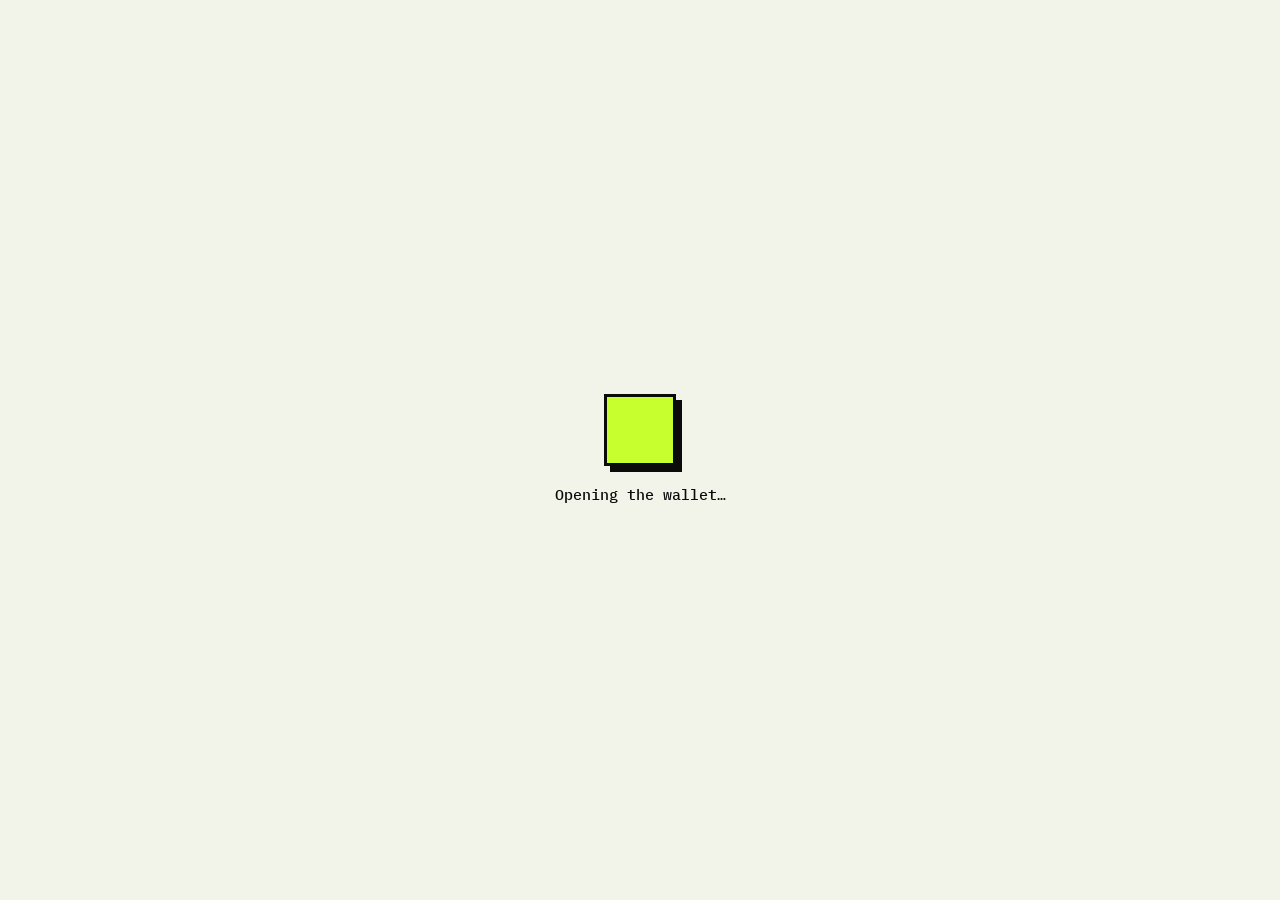
<file: gui/ui/index.html>
<!doctype html>
<html lang="en">
<head>
<meta charset="utf-8">
<meta name="viewport" content="width=device-width, initial-scale=1">
<meta http-equiv="Content-Security-Policy" content="default-src 'self'; img-src 'self' data:; style-src 'self' 'unsafe-inline'; script-src 'self' 'unsafe-eval'; font-src 'self'; connect-src 'none'">
<title>XID Wallet</title>
<link rel="stylesheet" href="fonts.css">
<link rel="stylesheet" href="styles.css">
</head>
<body>
<div id="app" class="boot">
  <div class="boot-mark" aria-hidden="true"></div>
  <p class="mono">Opening the wallet…</p>
</div>
<div id="toast" role="status" aria-live="polite"></div>
<script src="identicon.js"></script>
<script src="app.js"></script>
</body>
</html>
</file>
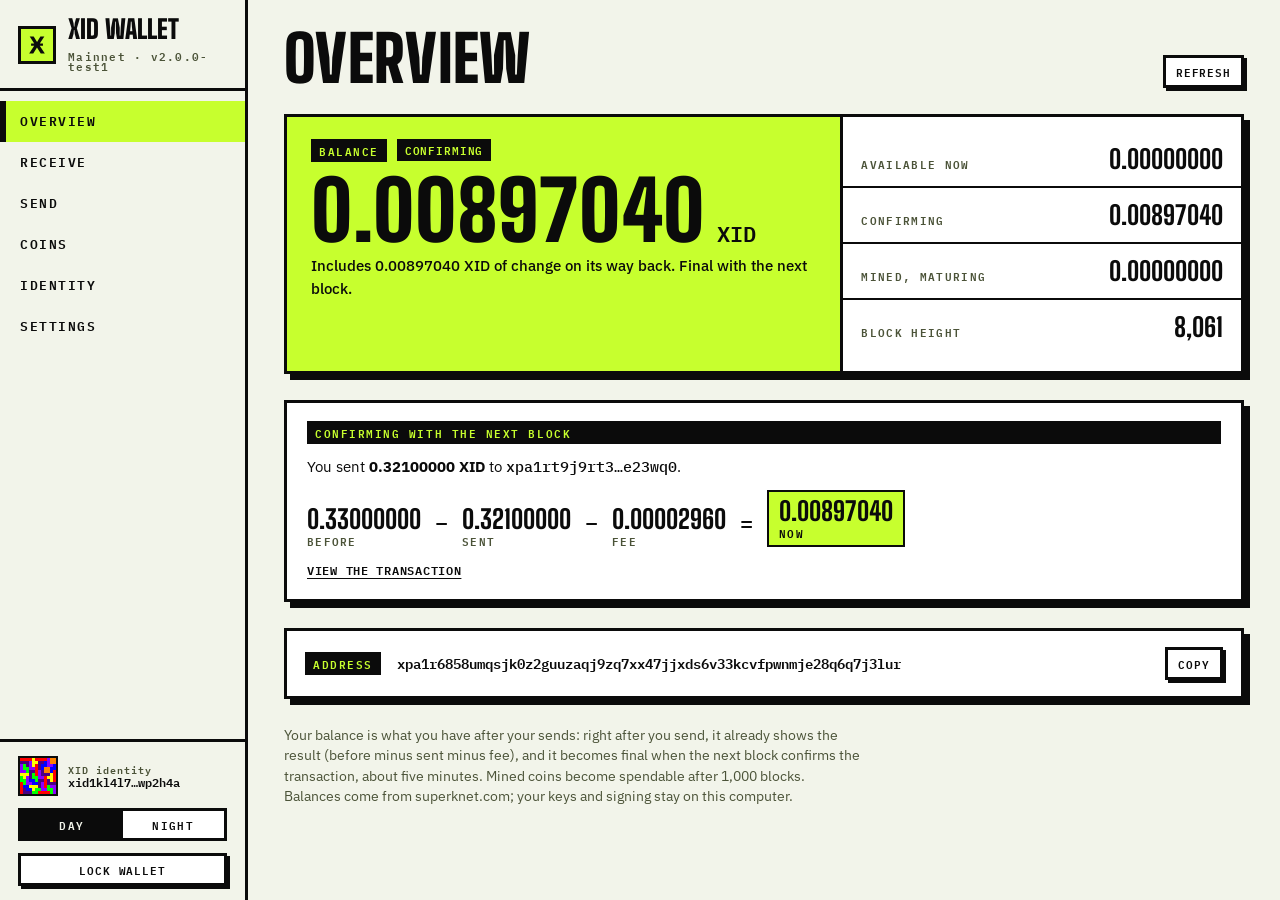
<file: gui/ui/preview.html>
<!doctype html>
<html lang="en">
<head>
<meta charset="utf-8">
<meta name="viewport" content="width=device-width, initial-scale=1">
<meta http-equiv="Content-Security-Policy" content="default-src 'self'; img-src 'self' data:; style-src 'self' 'unsafe-inline'; script-src 'self' 'unsafe-eval'; font-src 'self'; connect-src 'none'">
<title>XID Wallet (preview)</title>
<link rel="stylesheet" href="fonts.css">
<link rel="stylesheet" href="styles.css">
</head>
<body>
<div id="app" class="boot">
  <div class="boot-mark" aria-hidden="true"></div>
  <p class="mono">Opening the wallet…</p>
</div>
<div id="toast" role="status" aria-live="polite"></div>
<script src="dev-sample.js"></script>
<script src="dev-mock.js"></script>
<script src="identicon.js"></script>
<script src="app.js"></script>
</body>
</html>
</file>
<file: gui/ui/fonts.css>
/* Bundled so the wallet never fetches anything to draw itself. SIL Open Font License (Big Shoulders Display, IBM Plex). */
@font-face { font-family: 'Big Shoulders Display'; font-style: normal; font-weight: 800; font-display: swap; src: url('fonts/BigShouldersDisplay-800.woff2') format('woff2'); }
@font-face { font-family: 'Big Shoulders Display'; font-style: normal; font-weight: 900; font-display: swap; src: url('fonts/BigShouldersDisplay-900.woff2') format('woff2'); }
@font-face { font-family: 'IBM Plex Mono'; font-style: normal; font-weight: 500; font-display: swap; src: url('fonts/IBMPlexMono-500.woff2') format('woff2'); }
@font-face { font-family: 'IBM Plex Mono'; font-style: normal; font-weight: 600; font-display: swap; src: url('fonts/IBMPlexMono-600.woff2') format('woff2'); }
@font-face { font-family: 'IBM Plex Sans'; font-style: normal; font-weight: 400; font-display: swap; src: url('fonts/IBMPlexSans-400.woff2') format('woff2'); }
@font-face { font-family: 'IBM Plex Sans'; font-style: normal; font-weight: 500; font-display: swap; src: url('fonts/IBMPlexSans-500.woff2') format('woff2'); }
@font-face { font-family: 'IBM Plex Sans'; font-style: normal; font-weight: 600; font-display: swap; src: url('fonts/IBMPlexSans-600.woff2') format('woff2'); }
@font-face { font-family: 'IBM Plex Sans'; font-style: normal; font-weight: 700; font-display: swap; src: url('fonts/IBMPlexSans-700.woff2') format('woff2'); }
</file>
<file: gui/ui/styles.css>
/* XID Wallet: acid lime brutalist, day (light) and night (dark). Tokens first; components use tokens only.
   Light is the bare :root; dark follows the system unless the user picks a mode in Settings. */
:root {
  --lime: #c7ff2e; --on-lime: #0b0b0b;
  --bg: #f2f4ea; --card: #ffffff; --fg: #0b0b0b; --muted: #4b5338; --line: #0b0b0b; --shadow: #0b0b0b;
  --band: #0b0b0b; --on-band: #c7ff2e; --soft: #e3e8d3; --danger: #d6262f; --on-danger: #ffffff; --focus: #0b0b0b;
  --good: #1c7a2e; --off: #d3d6cb; --off-fg: #7a7f6d; --off-line: #a8ad9a;
  color-scheme: light;
}
@media (prefers-color-scheme: dark) {
  :root:not([data-theme="light"]) {
    --bg: #0b0c08; --card: #14160e; --fg: #eef2e3; --muted: #a6ae8e; --line: #e4ead3; --shadow: #c7ff2e;
    --band: #c7ff2e; --on-band: #0b0b0b; --soft: #1d2014; --danger: #ff5a5f; --on-danger: #0b0b0b; --focus: #c7ff2e;
    --good: #8fe36b; --off: #2a2d23; --off-fg: #757b66; --off-line: #4a4f40; color-scheme: dark;
  }
}
:root[data-theme="dark"] {
  --bg: #0b0c08; --card: #14160e; --fg: #eef2e3; --muted: #a6ae8e; --line: #e4ead3; --shadow: #c7ff2e;
  --band: #c7ff2e; --on-band: #0b0b0b; --soft: #1d2014; --danger: #ff5a5f; --on-danger: #0b0b0b; --focus: #c7ff2e;
  --good: #8fe36b; --off: #2a2d23; --off-fg: #757b66; --off-line: #4a4f40; color-scheme: dark;
}

* { box-sizing: border-box; }
html, body, #app { height: 100%; }
body { margin: 0; background: var(--bg); color: var(--fg); font: 400 15px/1.5 "IBM Plex Sans", "Segoe UI", Arial, sans-serif; -webkit-font-smoothing: antialiased; overflow: hidden; user-select: none; }
input, textarea, .selectable, .addr, .seed-grid { user-select: text; }
:focus-visible { outline: 3px solid var(--focus); outline-offset: 2px; }
.mono { font-family: "IBM Plex Mono", Consolas, Menlo, monospace; }
.display { font-family: "Big Shoulders Display", "Arial Narrow", Impact, sans-serif; font-weight: 900; text-transform: uppercase; line-height: 0.9; letter-spacing: 0.005em; }
.label { display: inline-block; font: 600 11px/1 "IBM Plex Mono", Consolas, monospace; letter-spacing: 0.14em; text-transform: uppercase; background: var(--band); color: var(--on-band); padding: 6px 8px; }
.muted { color: var(--muted); }
.box { background: var(--card); border: 3px solid var(--line); box-shadow: 6px 6px 0 var(--shadow); }
h1, h2, h3, p { margin: 0; }

/* buttons */
.btn {
  display: inline-flex; align-items: center; justify-content: center; gap: 8px; cursor: pointer; text-decoration: none;
  font: 700 13px/1 "IBM Plex Mono", Consolas, monospace; letter-spacing: 0.08em; text-transform: uppercase;
  padding: 13px 16px; border: 3px solid var(--line); background: var(--card); color: var(--fg); box-shadow: 4px 4px 0 var(--shadow);
  transition: transform 0.06s ease, box-shadow 0.06s ease;
}
.btn:hover { transform: translate(1px, 1px); box-shadow: 3px 3px 0 var(--shadow); }
.btn:active { transform: translate(4px, 4px); box-shadow: none; }
.btn.primary { background: var(--lime); color: var(--on-lime); }
.btn.danger { background: var(--danger); color: var(--on-danger); }
.btn.small { padding: 8px 10px; font-size: 11px; box-shadow: 3px 3px 0 var(--shadow); }
.btn.busy { opacity: 0.6; cursor: progress; transform: none; box-shadow: 4px 4px 0 var(--shadow); }
.btn:disabled:not(.busy) { background: var(--off); color: var(--off-fg); border-color: var(--off-line); box-shadow: none; cursor: not-allowed; transform: none; }
.link { background: none; border: 0; padding: 0; color: var(--fg); font: 600 12px/1.4 "IBM Plex Mono", Consolas, monospace; letter-spacing: 0.06em; text-transform: uppercase; text-decoration: underline; text-underline-offset: 3px; cursor: pointer; }

/* fields */
.field { display: grid; gap: 7px; }
.field > span { font: 600 11px/1 "IBM Plex Mono", Consolas, monospace; letter-spacing: 0.12em; text-transform: uppercase; }
.field input, .field textarea, .field select {
  font: 500 15px/1.4 "IBM Plex Mono", Consolas, monospace; color: var(--fg); background: var(--bg);
  border: 3px solid var(--line); border-radius: 0; padding: 11px 12px; width: 100%;
}
.field textarea { resize: none; min-height: 88px; }
.field .hint { font-size: 12.5px; color: var(--muted); font-family: "IBM Plex Sans", sans-serif; letter-spacing: 0; text-transform: none; font-weight: 400; }
.amount-wrap { position: relative; }
.amount-wrap input { padding-right: 58px; }
.amount-wrap b { position: absolute; right: 12px; top: 50%; transform: translateY(-50%); font: 700 13px/1 "IBM Plex Mono", monospace; }

/* boot */
.boot { height: 100%; display: grid; place-content: center; justify-items: center; gap: 18px; }
.boot-mark { width: 72px; height: 72px; background: var(--lime); border: 3px solid var(--line); box-shadow: 6px 6px 0 var(--shadow); animation: pulse 1s steps(2) infinite; }
@keyframes pulse { 50% { transform: translate(3px, 3px); box-shadow: 3px 3px 0 var(--shadow); } }
@media (prefers-reduced-motion: reduce) { .boot-mark { animation: none; } .btn { transition: none; } }

/* welcome (no wallet yet) and unlock */
.welcome { height: 100%; display: grid; grid-template-columns: minmax(0, 1fr) minmax(380px, 460px); }
.welcome-art { background: var(--band); color: var(--on-band); padding: 44px; display: flex; flex-direction: column; justify-content: space-between; border-right: 3px solid var(--line); overflow: hidden; }
.welcome-art h1 { font-size: clamp(72px, 10vw, 150px); }
.welcome-art .label { background: var(--on-band); color: var(--band); align-self: flex-start; }
.welcome-art p { font-size: 18px; max-width: 30ch; font-weight: 500; }
.welcome-art .facts { display: flex; flex-wrap: wrap; gap: 8px 22px; font: 600 12px/1.3 "IBM Plex Mono", monospace; letter-spacing: 0.08em; text-transform: uppercase; }
.welcome-side { padding: 40px 36px; display: flex; flex-direction: column; gap: 18px; overflow-y: auto; }
.welcome-side h2 { font-size: 40px; }
.choice { text-align: left; display: grid; gap: 6px; padding: 18px; cursor: pointer; font: inherit; color: var(--fg); }
.choice b { font: 900 26px/1 "Big Shoulders Display", Impact, sans-serif; text-transform: uppercase; }
.choice span { font-size: 14px; color: var(--muted); }
.choice:hover { background: var(--soft); }
.choice.lime { background: var(--lime); color: var(--on-lime); }
.choice.lime span { color: var(--on-lime); }
.choice[disabled] { cursor: not-allowed; opacity: 0.6; }
.stack { display: grid; gap: 16px; }
.row { display: flex; gap: 12px; flex-wrap: wrap; align-items: center; }
.back { align-self: flex-start; }

/* seed backup */
.seed-grid { display: grid; grid-template-columns: repeat(4, minmax(0, 1fr)); border: 3px solid var(--line); background: var(--card); }
.seed-grid div { padding: 12px 12px 10px; border-right: 2px solid var(--line); border-bottom: 2px solid var(--line); }
.seed-grid div:nth-child(4n) { border-right: 0; }
.seed-grid div:nth-last-child(-n+4) { border-bottom: 0; }
.seed-grid i { display: block; font: 600 10.5px/1 "IBM Plex Mono", monospace; color: var(--muted); font-style: normal; margin-bottom: 6px; }
.seed-grid b { font: 600 18px/1 "IBM Plex Mono", monospace; letter-spacing: 0.06em; }
.warn { border: 3px solid var(--line); background: var(--lime); color: var(--on-lime); padding: 14px 16px; font-weight: 500; }
.check { display: flex; gap: 10px; align-items: flex-start; font-size: 14px; }
.check input { width: 20px; height: 20px; accent-color: var(--fg); margin: 1px 0 0; }
.check.off { color: var(--off-fg); }
.check input:disabled { accent-color: var(--off-fg); cursor: not-allowed; }

/* backup card: one panel, so the seal box, the button and the countdown line up */
.bk { display: grid; gap: 14px; padding: 16px 18px; border: 3px solid var(--line); background: var(--card); }
.bk h4 { margin: 0; font: 900 20px/1 "Big Shoulders Display", "Arial Narrow", Impact, sans-serif; text-transform: uppercase; letter-spacing: 0.02em; }
.bk-idle { display: flex; align-items: center; justify-content: space-between; gap: 14px 20px; flex-wrap: wrap; }
.bk-idle .check { align-items: center; }
.flow { display: grid; gap: 6px 18px; align-items: center; padding: 14px 16px; border: 3px solid var(--line); background: var(--lime); color: var(--on-lime);
  grid-template-columns: minmax(0, 1fr) auto; grid-template-areas: "step clock" "msg clock" "bar bar" "cancel cancel"; }
.flow[hidden] { display: none; }
.flow-step { grid-area: step; font: 700 11px/1 "IBM Plex Mono", Consolas, monospace; letter-spacing: 0.14em; text-transform: uppercase; }
.flow-msg { grid-area: msg; font-weight: 600; }
.flow-clock { grid-area: clock; min-width: 3.2ch; text-align: right; font: 900 44px/1 "Big Shoulders Display", "Arial Narrow", Impact, sans-serif; }
.flow-bar { grid-area: bar; display: block; height: 8px; margin-top: 4px; background: rgba(11, 11, 11, 0.2); }
.flow-bar i { display: block; width: 100%; height: 100%; background: var(--on-lime); transition: width 0.25s linear; }
.flow .btn { grid-area: cancel; justify-self: start; margin-top: 6px; }

/* the seed choice at card setup: two big options, the picked one turns lime */
.choice { display: grid; gap: 12px; }
.opt { display: grid; grid-template-columns: 22px minmax(0, 1fr); gap: 6px 12px; padding: 14px 16px; border: 3px solid var(--line); background: var(--card); cursor: pointer; }
.opt input { width: 20px; height: 20px; margin: 1px 0 0; accent-color: var(--fg); }
.opt b { font: 900 19px/1.1 "Big Shoulders Display", "Arial Narrow", Impact, sans-serif; text-transform: uppercase; letter-spacing: 0.02em; }
.opt .d { grid-column: 2; font-size: 13.5px; line-height: 1.45; color: var(--muted); }
.opt:has(input:checked) { background: var(--lime); color: var(--on-lime); }
.opt:has(input:checked) .d { color: var(--on-lime); }
.opt:has(input:checked) input { accent-color: var(--on-lime); }

/* the wallet shell */
.shell { height: 100%; display: grid; grid-template-columns: 248px minmax(0, 1fr); }
.side { border-right: 3px solid var(--line); display: flex; flex-direction: column; min-height: 0; }
.brand { display: flex; align-items: center; gap: 12px; padding: 18px 18px 16px; border-bottom: 3px solid var(--line); }
.brand svg { width: 38px; height: 38px; border: 3px solid var(--line); flex: none; }
.brand b { font: 900 26px/0.9 "Big Shoulders Display", Impact, sans-serif; text-transform: uppercase; }
.brand .net { display: block; font: 600 10.5px/1 "IBM Plex Mono", monospace; letter-spacing: 0.12em; margin-top: 5px; color: var(--muted); }
.nav { display: flex; flex-direction: column; padding: 10px 0; flex: 1; }
.nav button {
  text-align: left; background: none; border: 0; border-left: 6px solid transparent; color: var(--fg); cursor: pointer;
  font: 600 13px/1 "IBM Plex Mono", Consolas, monospace; letter-spacing: 0.12em; text-transform: uppercase; padding: 14px 18px 14px 14px;
}
.nav button:hover { background: var(--soft); }
.nav button.on { background: var(--lime); color: var(--on-lime); border-left-color: var(--line); }
.side-foot { border-top: 3px solid var(--line); padding: 14px 18px; display: grid; gap: 12px; }
.me { display: flex; gap: 10px; align-items: center; cursor: pointer; background: none; border: 0; padding: 0; color: var(--fg); text-align: left; }
.me .ic { width: 40px; height: 40px; border: 2px solid var(--line); flex: none; background: #0b0f1a; }
.me .ic svg { width: 100%; height: 100%; display: block; }
.me small { display: block; font: 600 10px/1.2 "IBM Plex Mono", monospace; letter-spacing: 0.1em; color: var(--muted); }
.me code { font: 600 12px/1.2 "IBM Plex Mono", monospace; }
.mode { display: flex; border: 3px solid var(--line); background: var(--card); cursor: pointer; padding: 0; color: var(--fg); font: 600 11px/1 "IBM Plex Mono", monospace; letter-spacing: 0.12em; text-transform: uppercase; }
.mode span { flex: 1; padding: 8px 0; text-align: center; }
.mode .on { background: var(--fg); color: var(--bg); }

.main { overflow-y: auto; min-height: 0; }
.page { padding: 30px 36px 48px; display: grid; gap: 26px; max-width: 1080px; }
.page-head { display: flex; justify-content: space-between; align-items: flex-end; gap: 16px; flex-wrap: wrap; }
.page-head h1 { font-size: 64px; }

/* overview */
.balance { display: grid; grid-template-columns: minmax(0, 1.4fr) minmax(0, 1fr); }
.balance-main { padding: 22px 24px 24px; background: var(--lime); color: var(--on-lime); border-right: 3px solid var(--line); }
.balance-main .amt { display: flex; align-items: baseline; gap: 12px; margin-top: 14px; flex-wrap: wrap; }
.balance-main .amt b { font: 900 clamp(54px, 6.4vw, 92px)/0.85 "Big Shoulders Display", Impact, sans-serif; font-variant-numeric: tabular-nums; }
.balance-main .amt span { font: 700 22px/1 "IBM Plex Mono", monospace; }
.balance-main .label { background: var(--on-lime); color: var(--lime); }
.stats { display: grid; grid-auto-rows: 1fr; }
.stats div { padding: 14px 18px; border-bottom: 2px solid var(--line); display: flex; justify-content: space-between; align-items: baseline; gap: 10px; }
.stats div:last-child { border-bottom: 0; }
.stats dt { font: 600 11px/1.2 "IBM Plex Mono", monospace; letter-spacing: 0.12em; text-transform: uppercase; color: var(--muted); }
.stats dd { margin: 0; font: 800 26px/1 "Big Shoulders Display", Impact, sans-serif; font-variant-numeric: tabular-nums; }
.addr-strip { display: grid; grid-template-columns: auto minmax(0, 1fr) auto; gap: 16px; align-items: center; padding: 16px 18px; }
.addr { font: 600 14px/1.45 "IBM Plex Mono", Consolas, monospace; word-break: break-all; }
.note { font-size: 13.5px; color: var(--muted); max-width: 72ch; }
.error-panel { border: 3px solid var(--line); background: var(--card); padding: 18px; display: grid; gap: 10px; }
.error-panel b { font: 900 24px/1 "Big Shoulders Display", Impact, sans-serif; text-transform: uppercase; }

/* receive */
.receive { display: grid; grid-template-columns: 300px minmax(0, 1fr); }
.qr { background: #ffffff; border-right: 3px solid var(--line); padding: 22px; display: grid; place-items: center; }
.qr svg { width: 100%; height: auto; display: block; }
.qr svg path { fill: #0b0b0b; }
.receive-info { padding: 22px; display: grid; gap: 14px; align-content: start; }
details.more summary { cursor: pointer; font: 600 12px/1 "IBM Plex Mono", monospace; letter-spacing: 0.1em; text-transform: uppercase; padding: 4px 0; }
details.more p { margin-top: 10px; }

/* send */
.send { display: grid; grid-template-columns: minmax(0, 1fr) minmax(0, 0.9fr); gap: 26px; align-items: start; }
.send form { padding: 22px; display: grid; gap: 16px; }
.review { padding: 0; }
.review h3 { font: 900 30px/1 "Big Shoulders Display", Impact, sans-serif; text-transform: uppercase; padding: 18px 20px 12px; }
.review dl { margin: 0; border-top: 3px solid var(--line); }
.review dl div { display: flex; justify-content: space-between; gap: 12px; padding: 11px 20px; border-bottom: 2px solid var(--line); }
.review dt { font: 600 11px/1.3 "IBM Plex Mono", monospace; letter-spacing: 0.1em; text-transform: uppercase; color: var(--muted); }
.review dd { margin: 0; font: 600 14px/1.3 "IBM Plex Mono", monospace; text-align: right; word-break: break-all; }
.review .total dd { font: 900 26px/1 "Big Shoulders Display", Impact, sans-serif; }
.review .actions { padding: 16px 20px 20px; display: grid; gap: 12px; }
.sent { background: var(--lime); color: var(--on-lime); }
.sent dt { color: var(--on-lime); }

/* coins */
table.coins { width: 100%; border-collapse: collapse; background: var(--card); border: 3px solid var(--line); box-shadow: 6px 6px 0 var(--shadow); }
table.coins th { background: var(--band); color: var(--on-band); font: 600 11px/1 "IBM Plex Mono", monospace; letter-spacing: 0.12em; text-transform: uppercase; text-align: left; padding: 10px 12px; }
table.coins td { padding: 10px 12px; border-top: 2px solid var(--line); font: 500 13px/1.3 "IBM Plex Mono", monospace; font-variant-numeric: tabular-nums; }
table.coins td.num { text-align: right; font-weight: 700; }
.chip { display: inline-block; font: 600 10.5px/1 "IBM Plex Mono", monospace; letter-spacing: 0.08em; text-transform: uppercase; border: 2px solid var(--line); padding: 4px 6px; }
.chip.lime { background: var(--lime); color: var(--on-lime); }
.empty { padding: 28px; text-align: center; }

/* identity */
.identity { display: grid; grid-template-columns: 300px minmax(0, 1fr); }
.identity .ic-big { background: #0b0f1a; border-right: 3px solid var(--line); display: grid; place-items: center; padding: 26px; }
.identity .ic-big svg { width: 100%; height: auto; display: block; }
.identity-info { padding: 22px; display: grid; gap: 14px; align-content: start; }
.identity-info h3 { font: 900 30px/1 "Big Shoulders Display", Impact, sans-serif; text-transform: uppercase; }

/* settings */
.settings { display: grid; gap: 0; }
.set-row { display: grid; grid-template-columns: 220px minmax(0, 1fr); gap: 18px; padding: 18px 20px; border-bottom: 2px solid var(--line); align-items: start; }
.set-row:last-child { border-bottom: 0; }
.set-row h3 { font: 900 22px/1 "Big Shoulders Display", Impact, sans-serif; text-transform: uppercase; }
.seg { display: inline-flex; justify-self: start; border: 3px solid var(--line); }
.seg button { background: var(--card); color: var(--fg); border: 0; border-right: 2px solid var(--line); padding: 10px 14px; cursor: pointer; font: 600 12px/1 "IBM Plex Mono", monospace; letter-spacing: 0.1em; text-transform: uppercase; }
.seg button:last-child { border-right: 0; }
.seg button.on { background: var(--lime); color: var(--on-lime); }
.seed-reveal { margin-top: 12px; }

/* toast */
#toast { position: fixed; right: 20px; bottom: 20px; max-width: 420px; display: none; z-index: 10;
  background: var(--card); border: 3px solid var(--line); box-shadow: 6px 6px 0 var(--shadow); padding: 14px 16px; font-size: 14px; }
#toast.show { display: block; }
#toast.error { background: var(--danger); color: var(--on-danger); }
#toast.ok { background: var(--lime); color: var(--on-lime); }

@media (max-width: 1000px) {
  .welcome { grid-template-columns: 1fr; overflow-y: auto; }
  .welcome-art { border-right: 0; border-bottom: 3px solid var(--line); gap: 24px; }
  .balance, .receive, .identity, .send { grid-template-columns: 1fr; }
  .balance-main, .qr, .identity .ic-big { border-right: 0; border-bottom: 3px solid var(--line); }
  .qr, .identity .ic-big { max-width: 100%; }
  .set-row { grid-template-columns: 1fr; }
}

/* a send on its way: the arithmetic, spelled out */
.balance-main .row { gap: 10px; }
.balance-main .chip.confirming { background: var(--on-lime); color: var(--lime); border-color: var(--on-lime); }
.bal-note { margin-top: 10px; font-weight: 500; }
.pending { padding: 18px 20px; display: grid; gap: 12px; }
.math { display: flex; flex-wrap: wrap; align-items: flex-end; gap: 10px 14px; font-variant-numeric: tabular-nums; }
.math div { display: grid; gap: 4px; }
.math b { font: 800 26px/1 "Big Shoulders Display", Impact, sans-serif; }
.math i { font: 600 10.5px/1 "IBM Plex Mono", monospace; letter-spacing: 0.12em; text-transform: uppercase; color: var(--muted); font-style: normal; }
.math span { font: 700 22px/1 "IBM Plex Mono", monospace; padding-bottom: 14px; }
.math .res { background: var(--lime); color: var(--on-lime); padding: 6px 10px 6px; border: 2px solid var(--line); }
.math .res i { color: var(--on-lime); }
</file>
